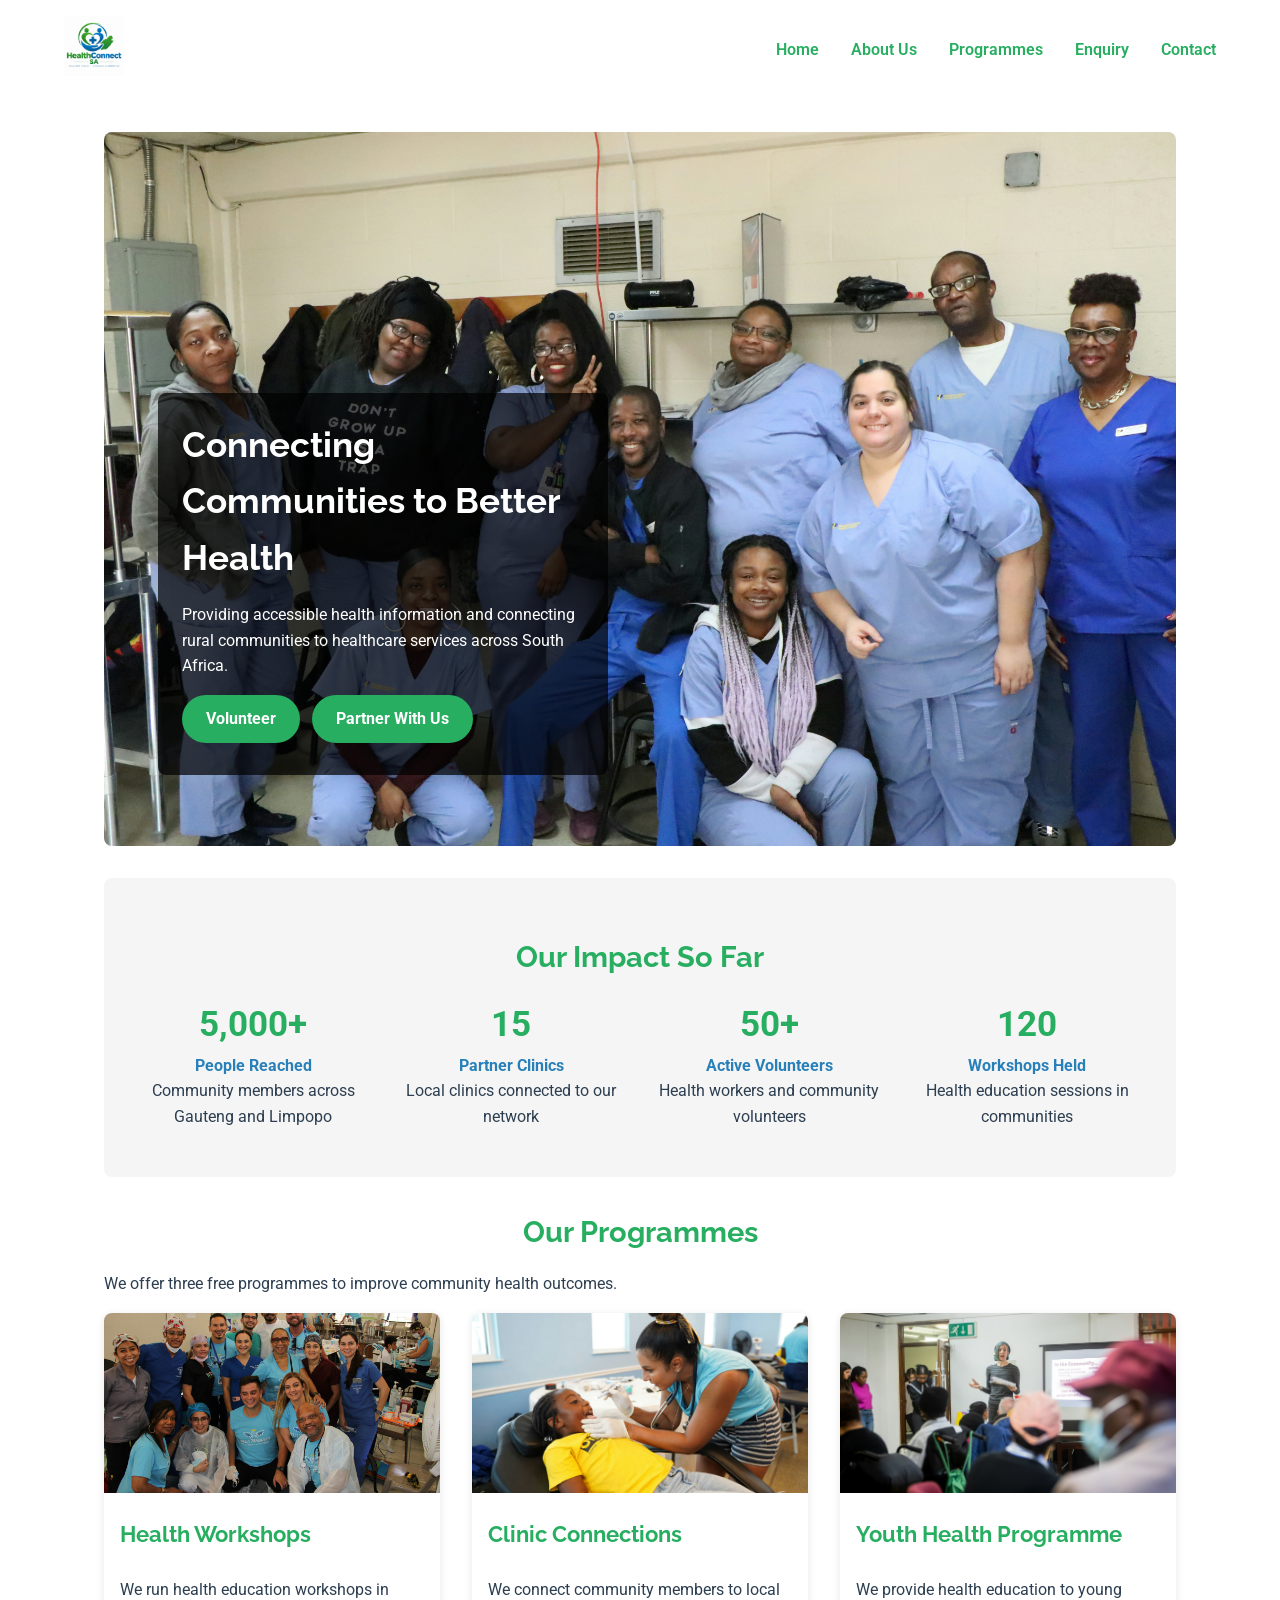
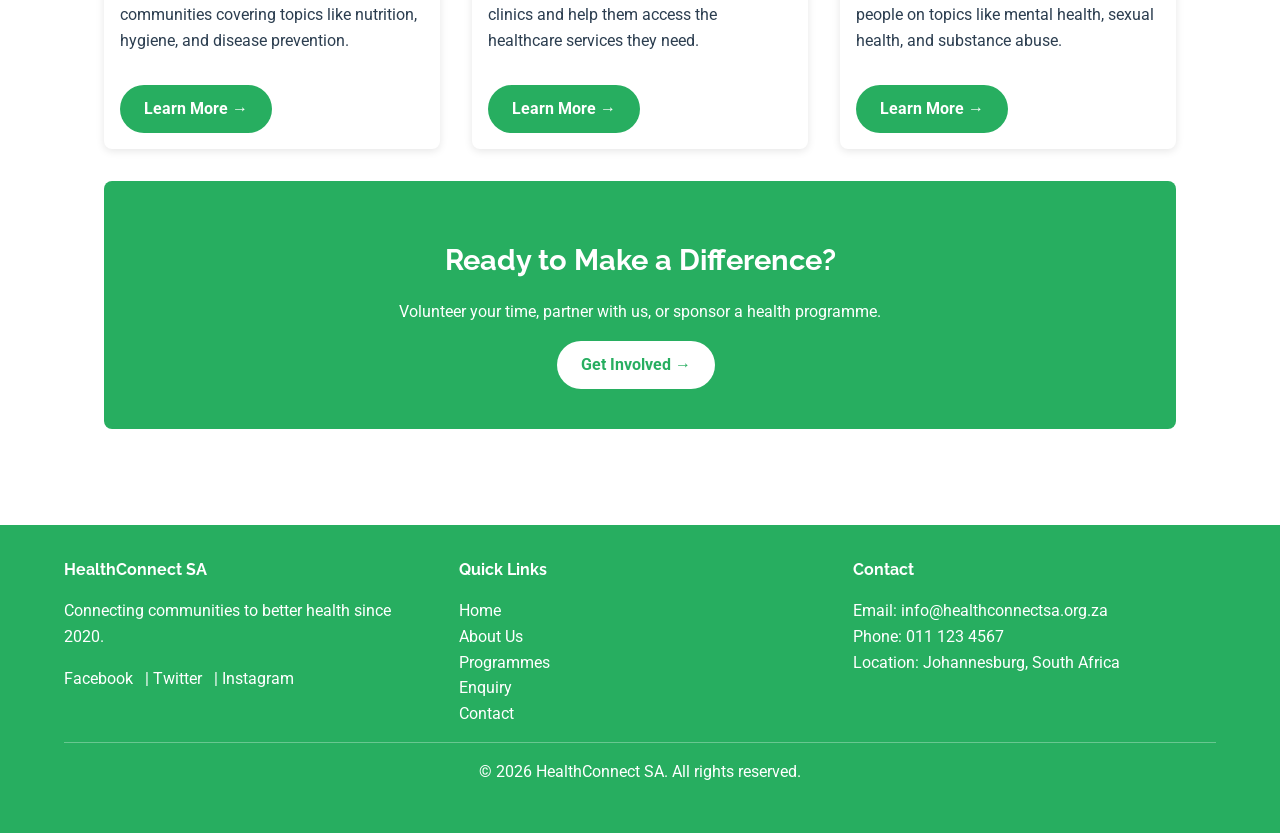
<file: index.html>
<!DOCTYPE html>
<html lang="en">
<head>
    <meta charset="UTF-8">
    <meta name="viewport" content="width=device-width, initial-scale=1.0">
    <title>HealthConnect SA | Community Health Education</title>
    <meta name="description" content="HealthConnect SA provides accessible health information and connects rural communities to local clinics in South Africa.">
    <meta name="keywords" content="community health South Africa, health education, clinic connections, NPO health">
    
    <!-- Google Fonts - Raleway for headings, Roboto for body -->
    <link href="https://fonts.googleapis.com/css2?family=Raleway:wght@400;600;700&family=Roboto:wght@400;500;700&display=swap" rel="stylesheet">
    
    <!-- External CSS stylesheet -->
    <link rel="stylesheet" href="css/style.css">
</head>
<body>

    <!--  Header section -->
    <!-- Contains the HealthConnect SA logo and main navigation menu linking to all 5 pages -->
    <header>
        <div class="logo">
            <!-- HealthConnect SA logo image -->
            <img src="images/logo.png" alt="HealthConnect SA Logo" width="150">
        </div>
        
        <nav>
            <ul>
                <li><a href="index.html">Home</a></li>
                <li><a href="about.html">About Us</a></li>
                <li><a href="programmes.html">Programmes</a></li>
                <li><a href="enquiry.html">Enquiry</a></li>
                <li><a href="contact.html">Contact</a></li>
            </ul>
        </nav>
    </header>

    <!-- The main content -->
    <main>

        <!-- Hero section of the website -->
        <!-- Main banner with image, heading, and call-to-action buttons -->
        <section class="hero">
            <!-- Hero image shows community health workers in action -->
            <img src="images/hero.jpg" alt="Community health workers" width="100%">
            
            <div class="hero-text">
                <h1>Connecting Communities to Better Health</h1>
                <p>Providing accessible health information and connecting rural communities to healthcare services across South Africa.</p>
                <a href="enquiry.html" class="cta-button">Volunteer</a>
                <a href="enquiry.html" class="cta-button">Partner With Us</a>
            </div>
        </section>

        <!-- Section for impact-stats -->
        <!-- Shows key achievements of HealthConnect SA since founding in 2020 -->
        <section class="impact-stats">
            <h2>Our Impact So Far</h2>
            <div class="stats-container">
                <!-- Stat 1: People reached -->
                <div class="stat">
                    <div class="stat-number">5,000+</div>
                    <div class="stat-title">People Reached</div>
                    <p>Community members across Gauteng and Limpopo</p>
                </div>
                <!-- Stat 2: Partner clinics -->
                <div class="stat">
                    <div class="stat-number">15</div>
                    <div class="stat-title">Partner Clinics</div>
                    <p>Local clinics connected to our network</p>
                </div>
                <!-- Stat 3: Active volunteers -->
                <div class="stat">
                    <div class="stat-number">50+</div>
                    <div class="stat-title">Active Volunteers</div>
                    <p>Health workers and community volunteers</p>
                </div>
                <!-- Stat 4: Workshops held -->
                <div class="stat">
                    <div class="stat-number">120</div>
                    <div class="stat-title">Workshops Held</div>
                    <p>Health education sessions in communities</p>
                </div>
            </div>
        </section>

        <!-- Preview of programmes section -->
        <!-- Shows three core programmes offered by HealthConnect SA -->
        <section class="programmes-preview">
            <h2>Our Programmes</h2>
            <p>We offer three free programmes to improve community health outcomes.</p>
            
            <div class="programme-cards">
                <!-- Programme 1: Health Workshops -->
                <div class="card">
                    <img src="images/workshop.jpg" alt="Community health workshop in progress" width="300">
                    <h3>Health Workshops</h3>
                    <p>We run health education workshops in communities covering topics like nutrition, hygiene, and disease prevention.</p>
                    <a href="enquiry.html" class="cta-button">Learn More →</a>
                </div>
                
                <!-- Programme 2: Clinic Connections -->
                <div class="card">
                    <img src="images/clinic.jpg" alt="Local clinic supported by HealthConnect SA" width="300">
                    <h3>Clinic Connections</h3>
                    <p>We connect community members to local clinics and help them access the healthcare services they need.</p>
                    <a href="enquiry.html" class="cta-button">Learn More →</a>
                </div>
                
                <!-- Programme 3: Youth Health -->
                <div class="card">
                    <img src="images/youth.jpg" alt="Youth health education session" width="300">
                    <h3>Youth Health Programme</h3>
                    <p>We provide health education to young people on topics like mental health, sexual health, and substance abuse.</p>
                    <a href="enquiry.html" class="cta-button">Learn More →</a>
                </div>
            </div>
        </section>

        <!-- Call To Action section -->
        <!-- Encourages users to get involved -->
        <section class="cta-section">
            <h2>Ready to Make a Difference?</h2>
            <p>Volunteer your time, partner with us, or sponsor a health programme.</p>
            <a href="enquiry.html" class="cta-button">Get Involved →</a>
        </section>

    </main>

    <!-- Footer section -->
    <!-- Contains organisation information, quick links, and social media -->
    <footer>
        <div class="footer-content">
            <div class="footer-about">
                <h4>HealthConnect SA</h4>
                <p>Connecting communities to better health since 2020.</p>
                <div class="social-links">
                    <a href="#">Facebook</a> |
                    <a href="#">Twitter</a> |
                    <a href="#">Instagram</a>
                </div>
            </div>
            <div class="footer-links">
                <h4>Quick Links</h4>
                <ul>
                    <li><a href="index.html">Home</a></li>
                    <li><a href="about.html">About Us</a></li>
                    <li><a href="programmes.html">Programmes</a></li>
                    <li><a href="enquiry.html">Enquiry</a></li>
                    <li><a href="contact.html">Contact</a></li>
                </ul>
            </div>
            <div class="footer-contact">
                <h4>Contact</h4>
                <ul>
                    <li>Email: info@healthconnectsa.org.za</li>
                    <li>Phone: 011 123 4567</li>
                    <li>Location: Johannesburg, South Africa</li>
                </ul>
            </div>
        </div>
        <div class="footer-bottom">
            <p>&copy; 2026 HealthConnect SA. All rights reserved.</p>
        </div>
    </footer>
    
    <script src="js/script.js"></script>
</body>
</body>
</html>
</file>
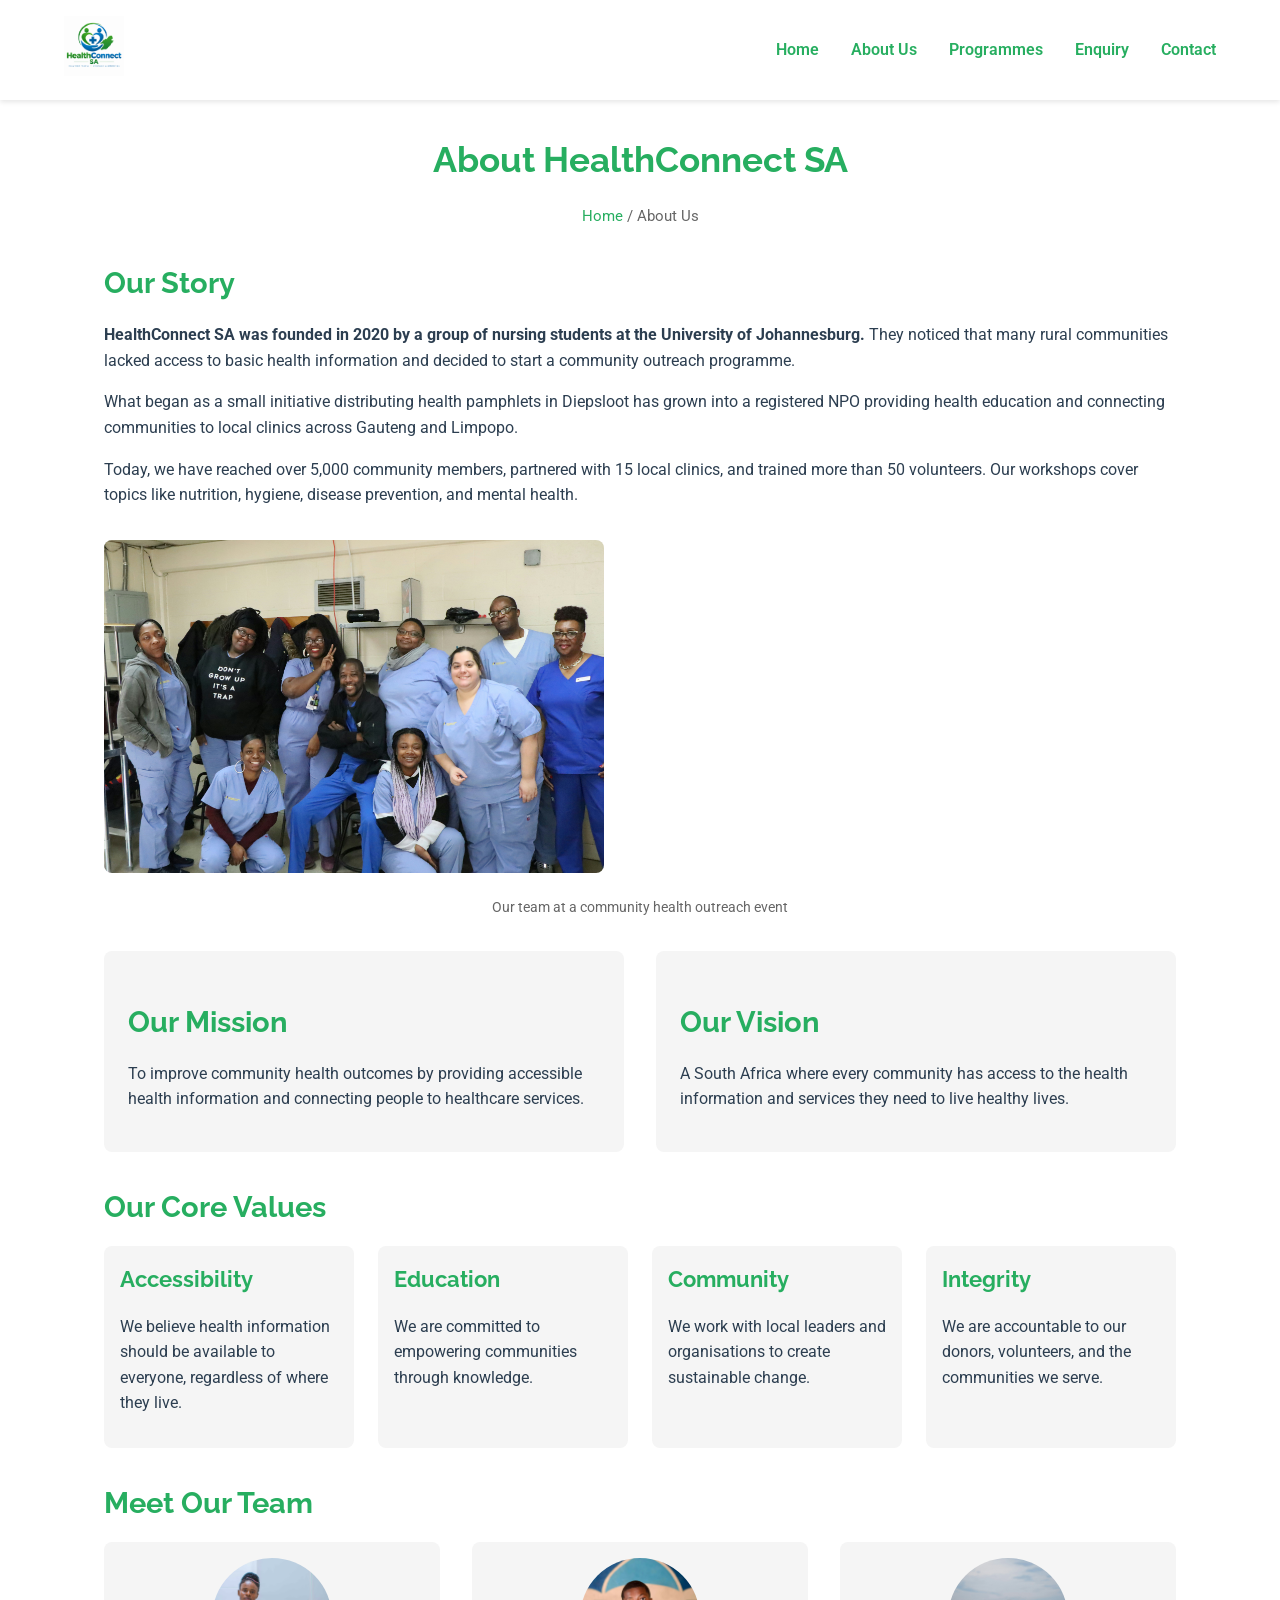
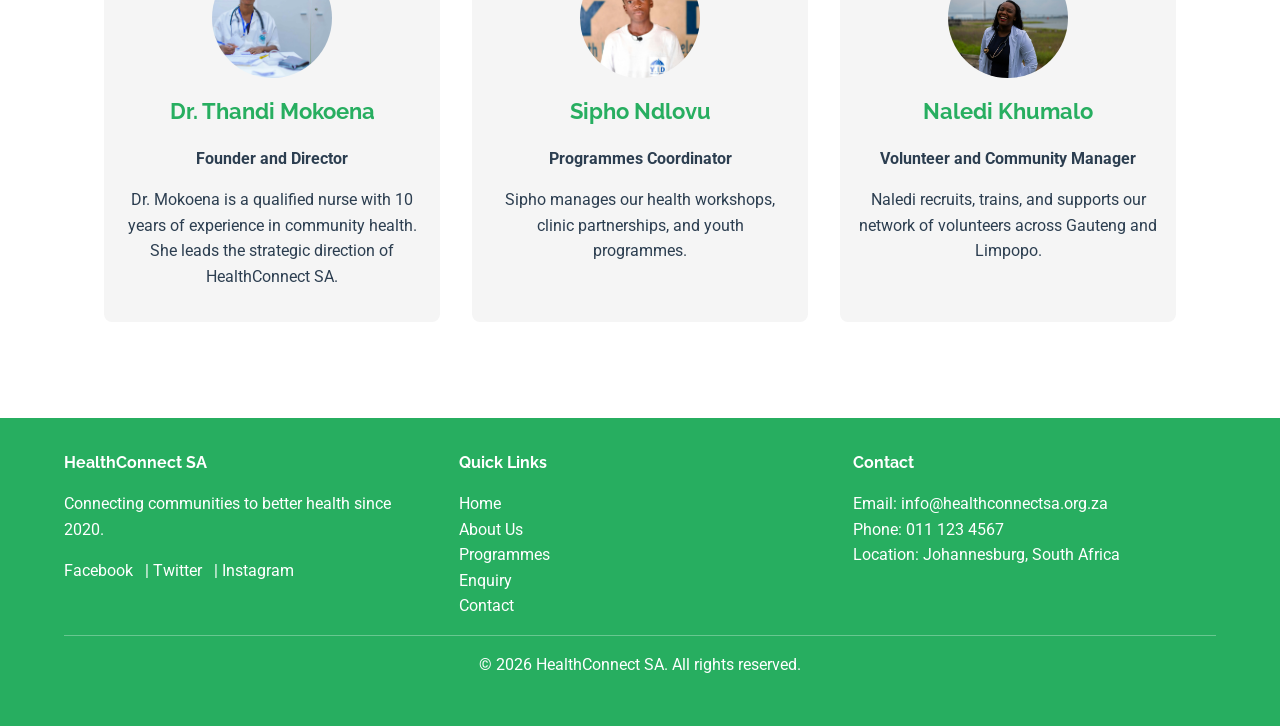
<file: about.html>
<!DOCTYPE html>
<html lang="en">
<head>
    <meta charset="UTF-8">
    <meta name="viewport" content="width=device-width, initial-scale=1.0">
    <title>About HealthConnect SA | Our Mission and Team</title>
    <meta name="description" content="Learn about HealthConnect SA's mission to improve community health outcomes in South Africa, our history since 2020, and meet our team.">
    <meta name="keywords" content="about HealthConnect SA, community health NPO, health education South Africa">
    
    <!-- Google Fonts - Raleway for headings, Roboto for body -->
    <link href="https://fonts.googleapis.com/css2?family=Raleway:wght@400;600;700&family=Roboto:wght@400;500;700&display=swap" rel="stylesheet">
    
    <!-- External CSS stylesheet -->
    <link rel="stylesheet" href="css/style.css">
</head>
<body>

    <header>
        <div class="logo">
            <img src="images/logo.png" alt="HealthConnect SA Logo" width="150">
        </div>
        <nav>
            <ul>
                <li><a href="index.html">Home</a></li>
                <li><a href="about.html">About Us</a></li>
                <li><a href="programmes.html">Programmes</a></li>
                <li><a href="enquiry.html">Enquiry</a></li>
                <li><a href="contact.html">Contact</a></li>
            </ul>
        </nav>
    </header>

    <main>

        <!-- = Page header section  -->
        <section class="page-header">
            <h1>About HealthConnect SA</h1>
            <p><a href="index.html">Home</a> / About Us</p>
        </section>

        <!--  HealthConnect SA story section -->
        <section class="our-story">
            <h2>Our Story</h2>
            <p><strong>HealthConnect SA was founded in 2020 by a group of nursing students at the University of Johannesburg.</strong> They noticed that many rural communities lacked access to basic health information and decided to start a community outreach programme.</p>
            <p>What began as a small initiative distributing health pamphlets in Diepsloot has grown into a registered NPO providing health education and connecting communities to local clinics across Gauteng and Limpopo.</p>
            <p>Today, we have reached over 5,000 community members, partnered with 15 local clinics, and trained more than 50 volunteers. Our workshops cover topics like nutrition, hygiene, disease prevention, and mental health.</p>
            <img src="images/hero.jpg" alt="HealthConnect SA team" width="500">
            <p class="image-caption">Our team at a community health outreach event</p>
        </section>

        <!--  Mission and Vision section -->
        <section class="mission-vision">
            <div class="mission">
                <h2>Our Mission</h2>
                <p>To improve community health outcomes by providing accessible health information and connecting people to healthcare services.</p>
            </div>
            <div class="vision">
                <h2>Our Vision</h2>
                <p>A South Africa where every community has access to the health information and services they need to live healthy lives.</p>
            </div>
        </section>

        <!-- HealthConnect SA Core values section -->
        <section class="values">
            <h2>Our Core Values</h2>
            <div class="values-container">
                <div class="value-item">
                    <h3>Accessibility</h3>
                    <p>We believe health information should be available to everyone, regardless of where they live.</p>
                </div>
                <div class="value-item">
                    <h3>Education</h3>
                    <p>We are committed to empowering communities through knowledge.</p>
                </div>
                <div class="value-item">
                    <h3>Community</h3>
                    <p>We work with local leaders and organisations to create sustainable change.</p>
                </div>
                <div class="value-item">
                    <h3>Integrity</h3>
                    <p>We are accountable to our donors, volunteers, and the communities we serve.</p>
                </div>
            </div>
        </section>

        <!-- HealthConnect SA team members section -->
        <section class="team">
            <h2>Meet Our Team</h2>
            <div class="team-container">
                <div class="team-member">
                    <img src="images/team1.jpg" alt="Dr. Thandi Mokoena, Founder and Director" width="150">
                    <h3>Dr. Thandi Mokoena</h3>
                    <p><strong>Founder and Director</strong></p>
                    <p>Dr. Mokoena is a qualified nurse with 10 years of experience in community health. She leads the strategic direction of HealthConnect SA.</p>
                </div>
                <div class="team-member">
                    <img src="images/team2.jpg" alt="Sipho Ndlovu, Programmes Coordinator" width="150">
                    <h3>Sipho Ndlovu</h3>
                    <p><strong>Programmes Coordinator</strong></p>
                    <p>Sipho manages our health workshops, clinic partnerships, and youth programmes.</p>
                </div>
                <div class="team-member">
                    <img src="images/team3.jpg" alt="Naledi Khumalo, Volunteer Manager" width="150">
                    <h3>Naledi Khumalo</h3>
                    <p><strong>Volunteer and Community Manager</strong></p>
                    <p>Naledi recruits, trains, and supports our network of volunteers across Gauteng and Limpopo.</p>
                </div>
            </div>
        </section>

    </main>
     <!-- Footer section -->
    <footer>
        <div class="footer-content">
            <div class="footer-about">
                <h4>HealthConnect SA</h4>
                <p>Connecting communities to better health since 2020.</p>
                <div class="social-links">
                    <a href="#">Facebook</a> |
                    <a href="#">Twitter</a> |
                    <a href="#">Instagram</a>
                </div>
            </div>
            <div class="footer-links">
                <h4>Quick Links</h4>
                <ul>
                    <li><a href="index.html">Home</a></li>
                    <li><a href="about.html">About Us</a></li>
                    <li><a href="programmes.html">Programmes</a></li>
                    <li><a href="enquiry.html">Enquiry</a></li>
                    <li><a href="contact.html">Contact</a></li>
                </ul>
            </div>
            <div class="footer-contact">
                <h4>Contact</h4>
                <ul>
                    <li>Email: info@healthconnectsa.org.za</li>
                    <li>Phone: 011 123 4567</li>
                    <li>Location: Johannesburg, South Africa</li>
                </ul>
            </div>
        </div>
        <div class="footer-bottom">
            <p>&copy; 2026 HealthConnect SA. All rights reserved.</p>
        </div>
    </footer>

</body>
</html>
</file>
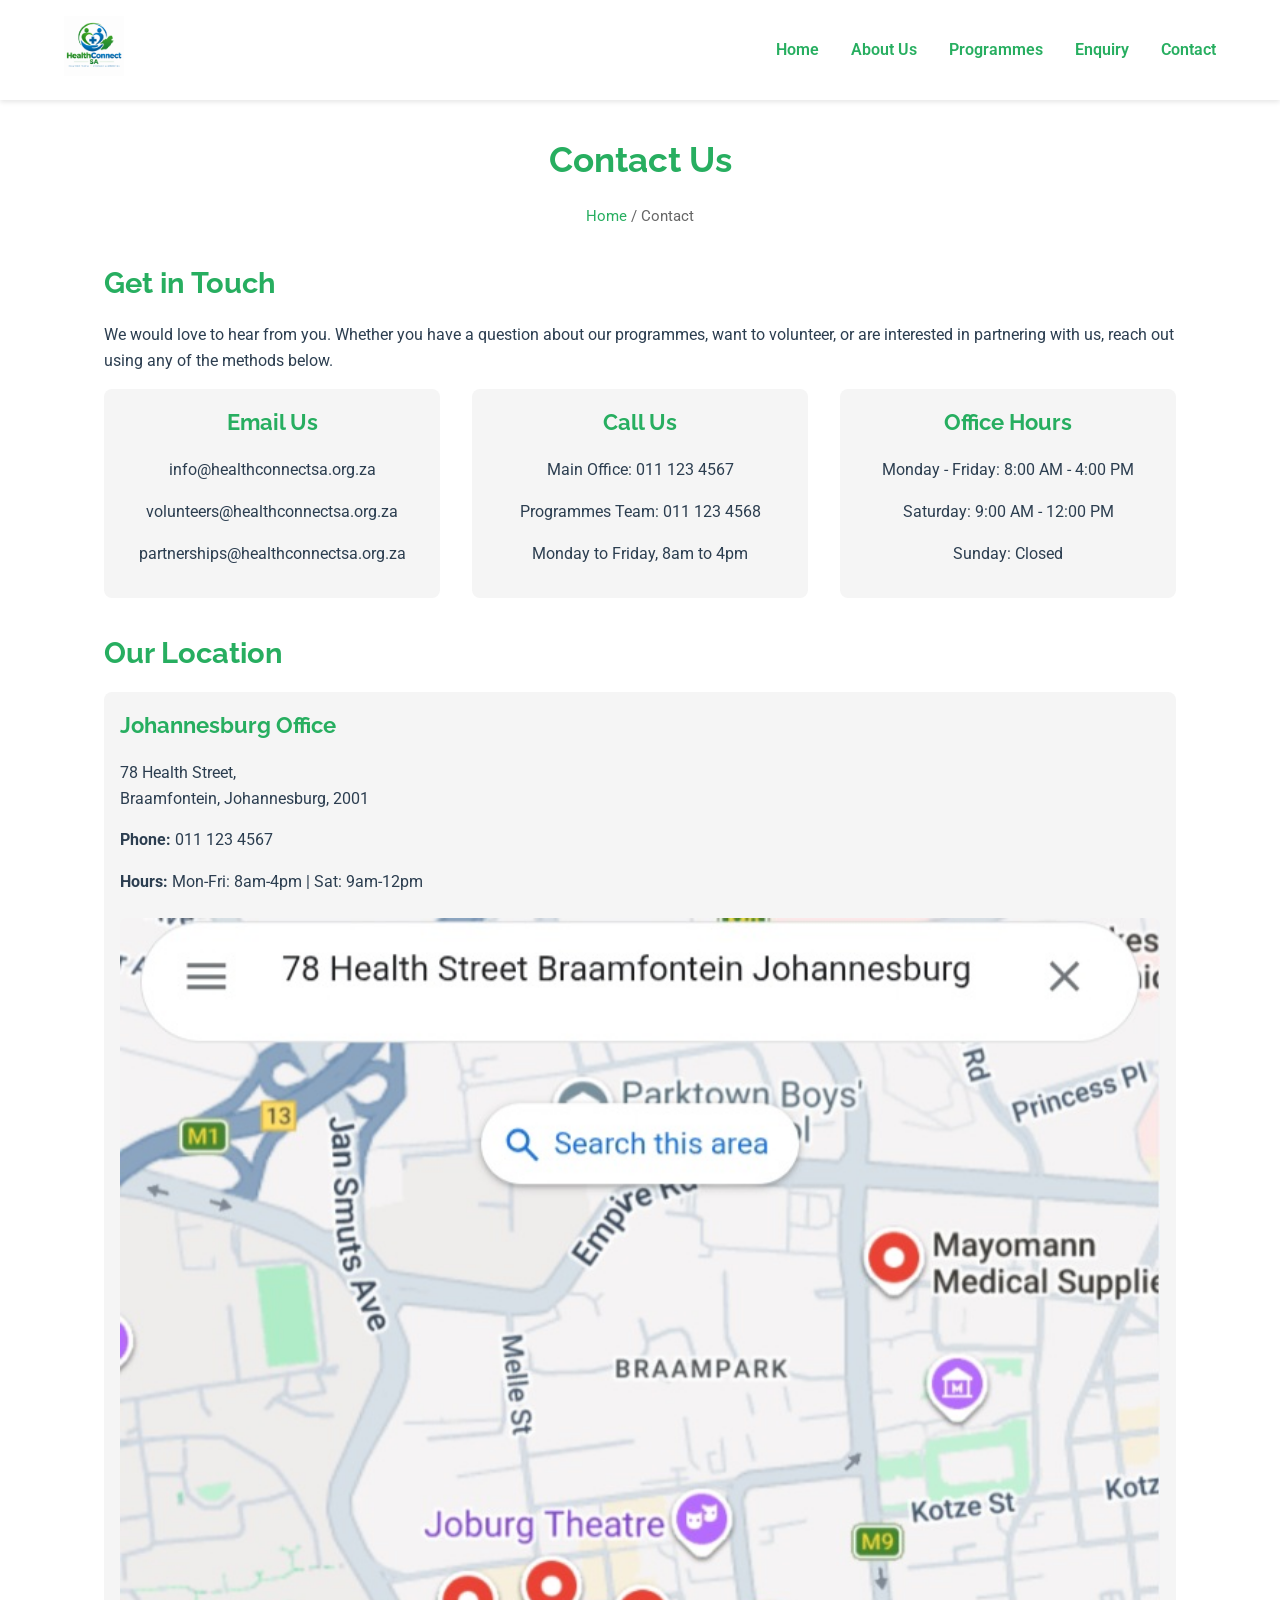
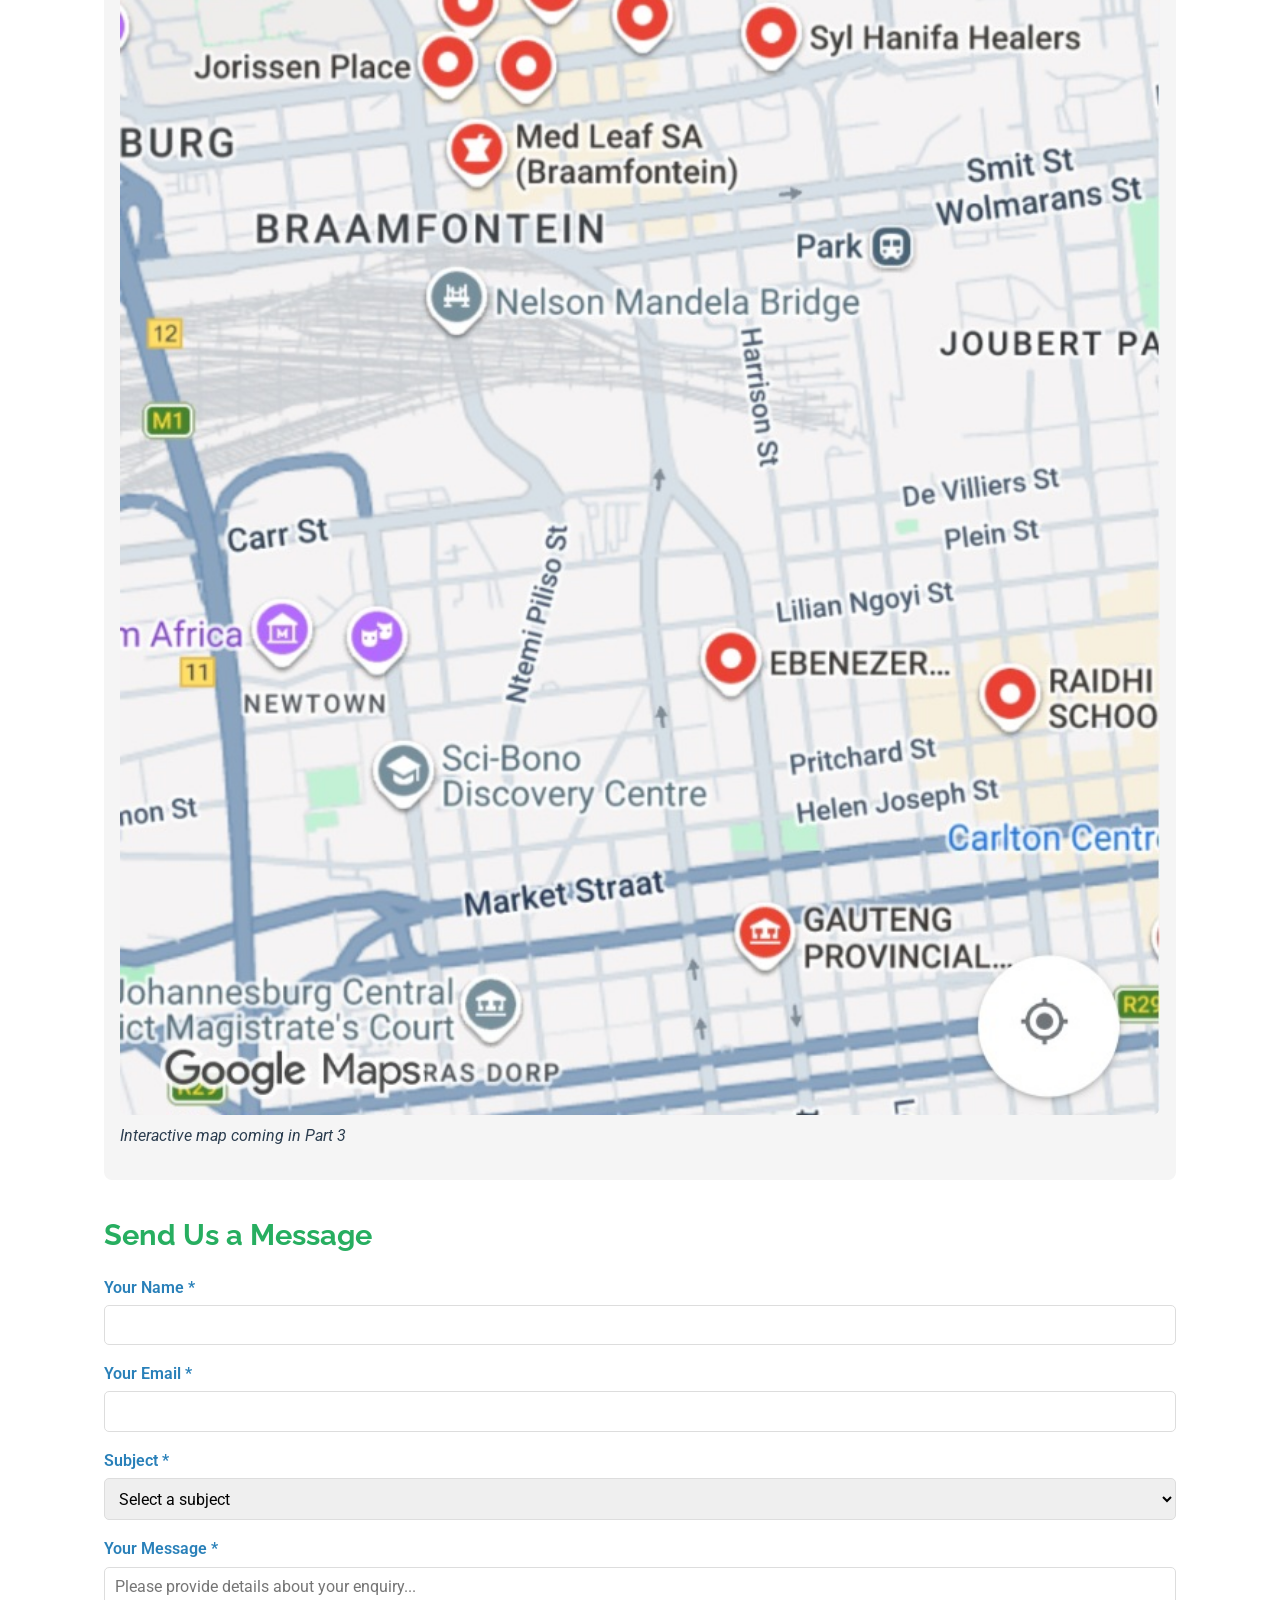
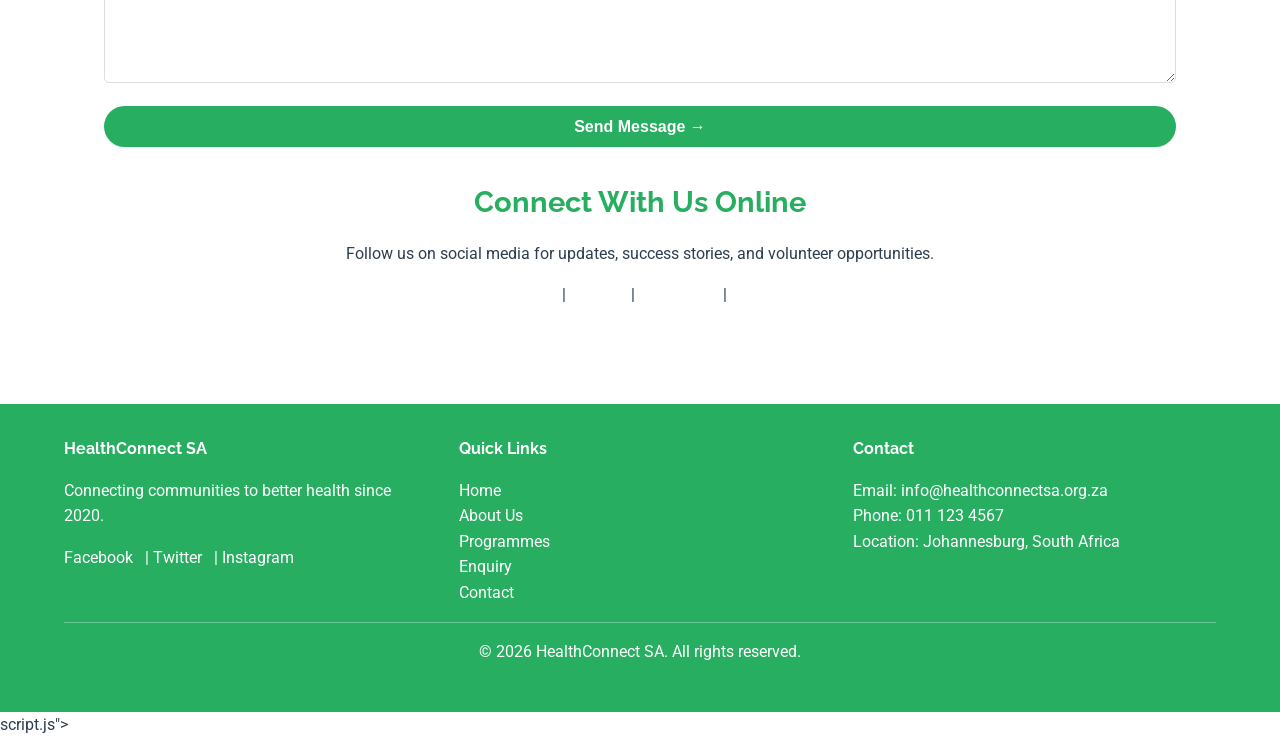
<file: contact.html>
<!DOCTYPE html>
<html lang="en">
<head>
    <meta charset="UTF-8">
    <meta name="viewport" content="width=device-width, initial-scale=1.0">
    <title>Contact HealthConnect SA | Johannesburg Office</title>
    <meta name="description" content="Contact HealthConnect SA. Visit our Johannesburg office, call us, or send a message online.">
    <meta name="keywords" content="contact HealthConnect SA, community health Johannesburg, health NPO contact">
    
    <!-- Google Fonts - Raleway for headings, Roboto for body -->
    <link href="https://fonts.googleapis.com/css2?family=Raleway:wght@400;600;700&family=Roboto:wght@400;500;700&display=swap" rel="stylesheet">
    
    <!-- External CSS stylesheet -->
    <link rel="stylesheet" href="css/style.css">
</head>
<body>

    <header>
        <div class="logo">
            <img src="images/logo.png" alt="HealthConnect SA Logo" width="150">
        </div>
        <nav>
            <ul>
                <li><a href="index.html">Home</a></li>
                <li><a href="about.html">About Us</a></li>
                <li><a href="programmes.html">Programmes</a></li>
                <li><a href="enquiry.html">Enquiry</a></li>
                <li><a href="contact.html">Contact</a></li>
            </ul>
        </nav>
    </header>

    <main>

        <section class="page-header">
            <h1>Contact Us</h1>
            <p><a href="index.html">Home</a> / Contact</p>
        </section>
        
        <!-- Contact information section -->
        <section class="contact-info-section">
            <h2>Get in Touch</h2>
            <p>We would love to hear from you. Whether you have a question about our programmes, want to volunteer, or are interested in partnering with us, reach out using any of the methods below.</p>

            <div class="contact-methods">
                <div class="contact-method">
                    <h3>Email Us</h3>
                    <p>info@healthconnectsa.org.za</p>
                    <p>volunteers@healthconnectsa.org.za</p>
                    <p>partnerships@healthconnectsa.org.za</p>
                </div>

                <div class="contact-method">
                    <h3>Call Us</h3>
                    <p>Main Office: 011 123 4567</p>
                    <p>Programmes Team: 011 123 4568</p>
                    <p>Monday to Friday, 8am to 4pm</p>
                </div>

                <div class="contact-method">
                    <h3>Office Hours</h3>
                    <p>Monday - Friday: 8:00 AM - 4:00 PM</p>
                    <p>Saturday: 9:00 AM - 12:00 PM</p>
                    <p>Sunday: Closed</p>
                </div>
            </div>
        </section>

        <section class="locations-section">
            <h2>Our Location</h2>
            <div class="locations-container">
                <div class="location-card">
                    <h3>Johannesburg Office</h3>
                    <p>78 Health Street,<br>Braamfontein, Johannesburg, 2001</p>
                    <p><strong>Phone:</strong> 011 123 4567</p>
                    <p><strong>Hours:</strong> Mon-Fri: 8am-4pm | Sat: 9am-12pm</p>
                    <!-- Image showing map as Interactive map will be done in part 3 -->
                    <img src="images/map.jpg" alt="Map showing Johannesburg office location" width="100%">
                    <p><em>Interactive map coming in Part 3</em></p>
                </div>
            </div>
        </section>

        <section class="contact-form-section">
            <h2>Send Us a Message</h2>
            <form action="#" method="post" class="contact-form">
                <div class="form-group">
                    <label for="contact-name">Your Name *</label>
                    <input type="text" id="contact-name" name="name" required>
                </div>

                <div class="form-group">
                    <label for="contact-email">Your Email *</label>
                    <input type="email" id="contact-email" name="email" required>
                </div>

                <div class="form-group">
                    <label for="contact-subject">Subject *</label>
                    <select id="contact-subject" name="subject" required>
                        <option value="">Select a subject</option>
                        <option value="general">General Enquiry</option>
                        <option value="programme">Programme Information</option>
                        <option value="volunteer">Volunteering</option>
                        <option value="partnership">Clinic Partnership</option>
                        <option value="sponsorship">Sponsorship</option>
                        <option value="feedback">Feedback</option>
                    </select>
                </div>

                <div class="form-group">
                    <label for="contact-message">Your Message *</label>
                    <textarea id="contact-message" name="message" rows="5" required minlength="20" placeholder="Please provide details about your enquiry..."></textarea>
                </div>

                <button type="submit" class="submit-btn">Send Message →</button>
            </form>
        </section>

        <section class="social-section">
            <h2>Connect With Us Online</h2>
            <p>Follow us on social media for updates, success stories, and volunteer opportunities.</p>
            <div class="social-links">
                <a href="#">Facebook</a> |
                <a href="#">Twitter</a> |
                <a href="#">Instagram</a> |
                <a href="#">LinkedIn</a>
            </div>
        </section>

    </main>

    <footer>
        <div class="footer-content">
            <div class="footer-about">
                <h4>HealthConnect SA</h4>
                <p>Connecting communities to better health since 2020.</p>
                <div class="social-links">
                    <a href="#">Facebook</a> |
                    <a href="#">Twitter</a> |
                    <a href="#">Instagram</a>
                </div>
            </div>
            <div class="footer-links">
                <h4>Quick Links</h4>
                <ul>
                    <li><a href="index.html">Home</a></li>
                    <li><a href="about.html">About Us</a></li>
                    <li><a href="programmes.html">Programmes</a></li>
                    <li><a href="enquiry.html">Enquiry</a></li>
                    <li><a href="contact.html">Contact</a></li>
                </ul>
            </div>
            <div class="footer-contact">
                <h4>Contact</h4>
                <ul>
                    <li>Email: info@healthconnectsa.org.za</li>
                    <li>Phone: 011 123 4567</li>
                    <li>Location: Johannesburg, South Africa</li>
                </ul>
            </div>
        </div>
        <div class="footer-bottom">
            <p>&copy; 2026 HealthConnect SA. All rights reserved.</p>
        </div>
    </footer>
script.js"></script>
</body>
</html>
</file>
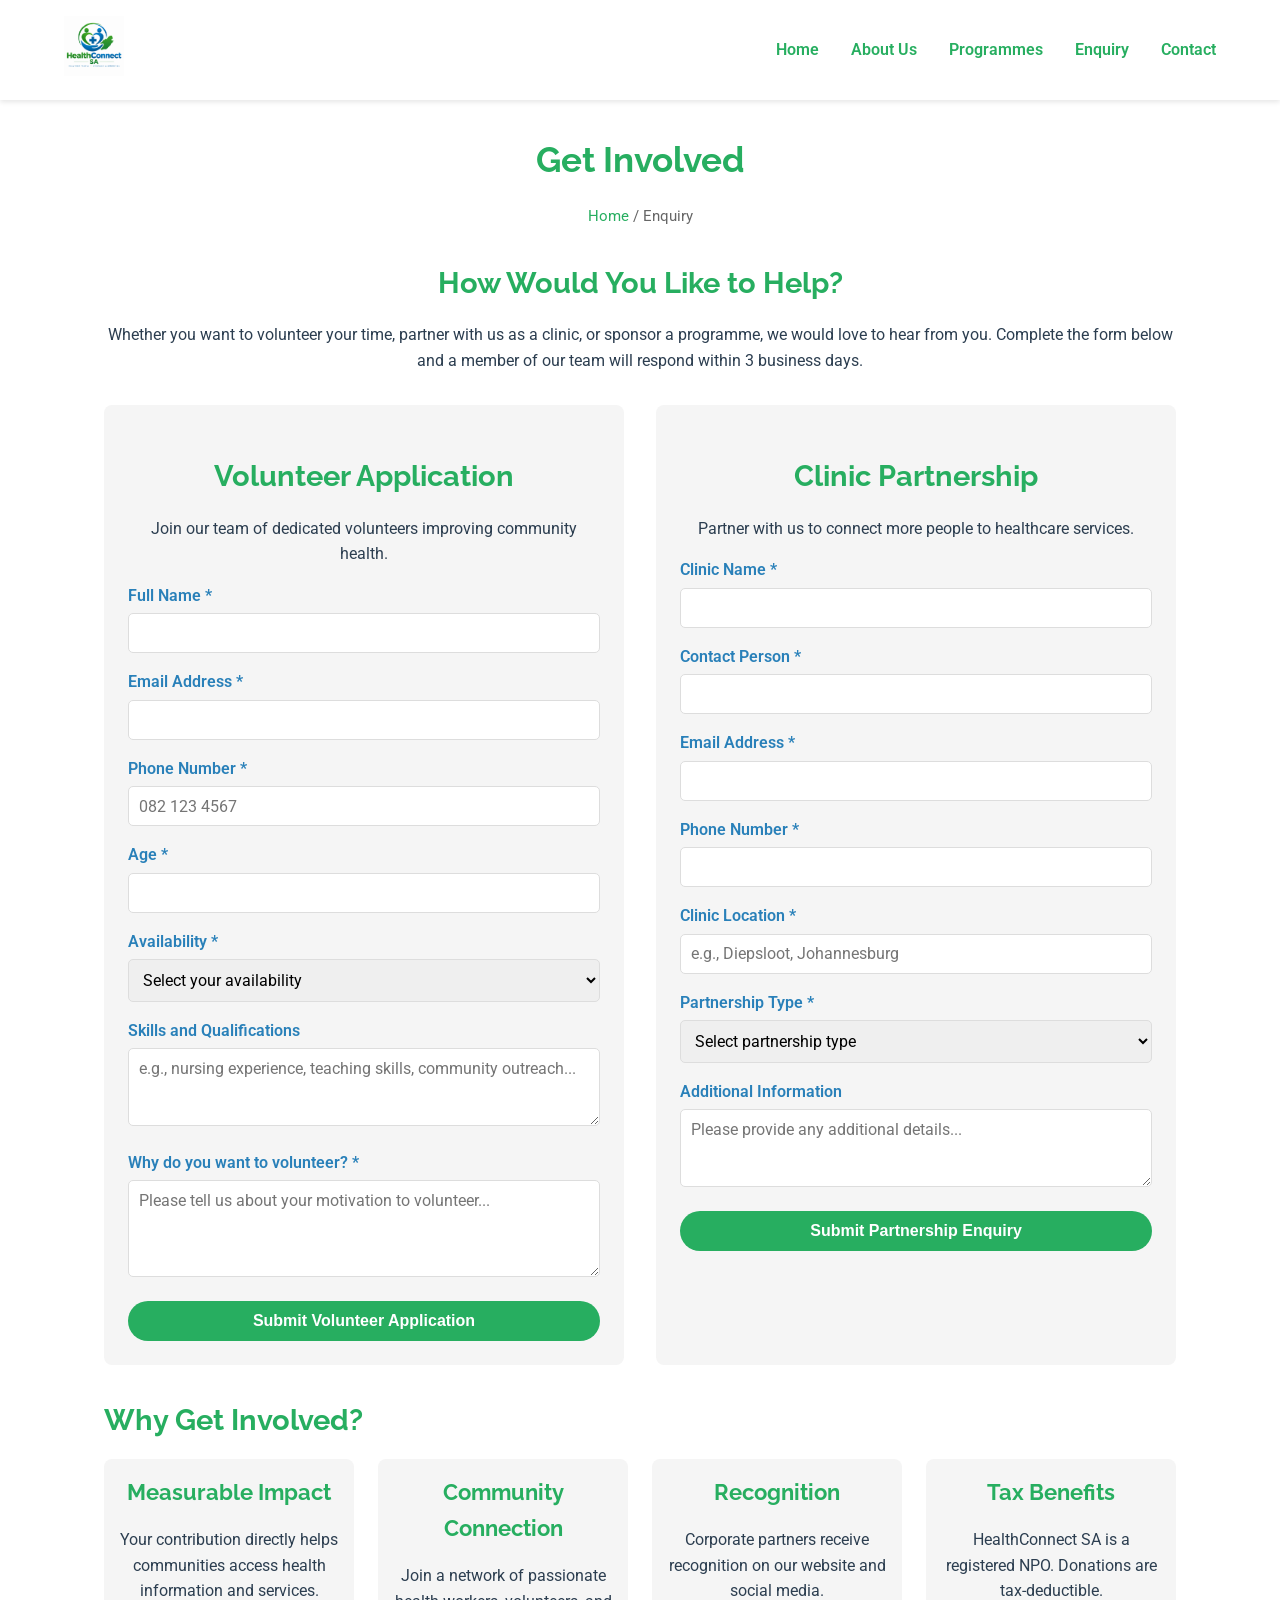
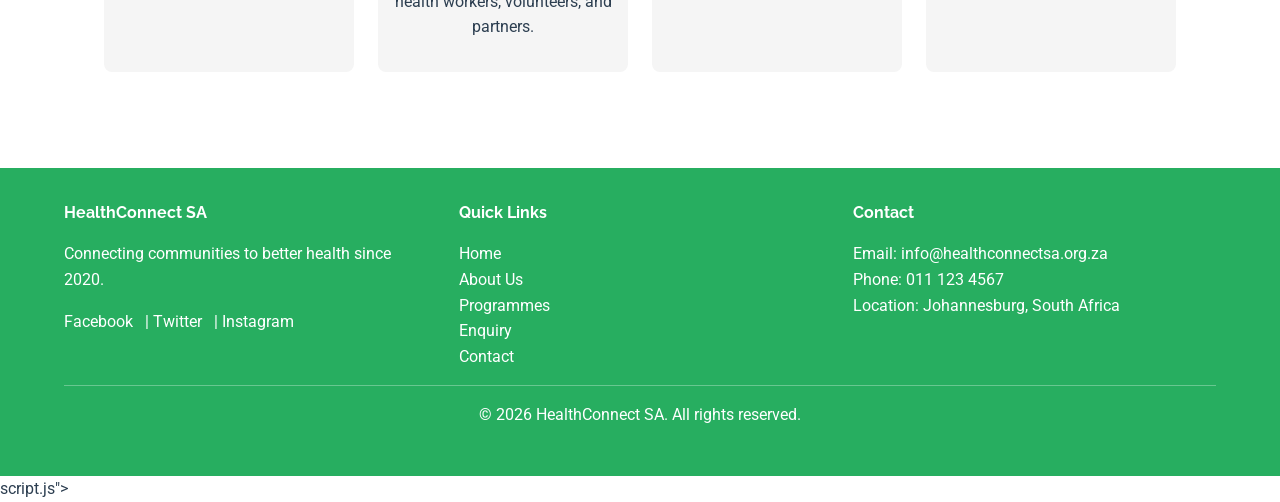
<file: enquiry.html>
<!DOCTYPE html>
<html lang="en">
<head>
    <meta charset="UTF-8">
    <meta name="viewport" content="width=device-width, initial-scale=1.0">
    <title>Get Involved | Volunteer or Partner - HealthConnect SA</title>
    <meta name="description" content="Volunteer your time, partner with us, or request a health programme. Complete our enquiry form to get involved with HealthConnect SA.">
    <meta name="keywords" content="volunteer South Africa, health NPO volunteer, community health partnership">
    
    <!-- Google Fonts - Raleway for headings, Roboto for body -->
    <link href="https://fonts.googleapis.com/css2?family=Raleway:wght@400;600;700&family=Roboto:wght@400;500;700&display=swap" rel="stylesheet">
    
    <!-- External CSS stylesheet -->
    <link rel="stylesheet" href="css/style.css">
</head>
<body>

    <header>
        <div class="logo">
            <img src="images/logo.png" alt="HealthConnect SA Logo" width="150">
        </div>
        <nav>
            <ul>
                <li><a href="index.html">Home</a></li>
                <li><a href="about.html">About Us</a></li>
                <li><a href="programmes.html">Programmes</a></li>
                <li><a href="enquiry.html">Enquiry</a></li>
                <li><a href="contact.html">Contact</a></li>
            </ul>
        </nav>
    </header>

    <main>

        <section class="page-header">
            <h1>Get Involved</h1>
            <p><a href="index.html">Home</a> / Enquiry</p>
        </section>

        <section class="enquiry-intro">
            <h2>How Would You Like to Help?</h2>
            <p>Whether you want to volunteer your time, partner with us as a clinic, or sponsor a programme, we would love to hear from you. Complete the form below and a member of our team will respond within 3 business days.</p>
        </section>

        <section class="forms-container">

            <!-- FORM 1: VOLUNTEER APPLICATION -->
            <div class="form-card">
                <div class="form-header">
                    <h2>Volunteer Application</h2>
                    <p>Join our team of dedicated volunteers improving community health.</p>
                </div>

                <form action="#" method="post" class="enquiry-form">
                    <div class="form-group">
                        <label for="volunteer-name">Full Name *</label>
                        <input type="text" id="volunteer-name" name="volunteer-name" required minlength="2">
                    </div>

                    <div class="form-group">
                        <label for="volunteer-email">Email Address *</label>
                        <input type="email" id="volunteer-email" name="volunteer-email" required>
                    </div>

                    <div class="form-group">
                        <label for="volunteer-phone">Phone Number *</label>
                        <input type="tel" id="volunteer-phone" name="volunteer-phone" required placeholder="082 123 4567">
                    </div>

                    <div class="form-group">
                        <label for="volunteer-age">Age *</label>
                        <input type="number" id="volunteer-age" name="volunteer-age" required min="18" max="99">
                    </div>

                    <div class="form-group">
                        <label for="volunteer-availability">Availability *</label>
                        <select id="volunteer-availability" name="volunteer-availability" required>
                            <option value="">Select your availability</option>
                            <option value="weekdays">Weekdays only</option>
                            <option value="weekends">Weekends only</option>
                            <option value="both">Both weekdays and weekends</option>
                        </select>
                    </div>

                    <div class="form-group">
                        <label for="volunteer-skills">Skills and Qualifications</label>
                        <textarea id="volunteer-skills" name="volunteer-skills" rows="3" placeholder="e.g., nursing experience, teaching skills, community outreach..."></textarea>
                    </div>

                    <div class="form-group">
                        <label for="volunteer-motivation">Why do you want to volunteer? *</label>
                        <textarea id="volunteer-motivation" name="volunteer-motivation" rows="4" required minlength="50" placeholder="Please tell us about your motivation to volunteer..."></textarea>
                    </div>

                    <button type="submit" class="submit-btn">Submit Volunteer Application</button>
                </form>
            </div>

            <!-- FORM 2: CLINIC PARTNERSHIP -->
            <div class="form-card">
                <div class="form-header">
                    <h2>Clinic Partnership</h2>
                    <p>Partner with us to connect more people to healthcare services.</p>
                </div>

                <form action="#" method="post" class="enquiry-form">
                    <div class="form-group">
                        <label for="clinic-name">Clinic Name *</label>
                        <input type="text" id="clinic-name" name="clinic-name" required>
                    </div>

                    <div class="form-group">
                        <label for="contact-person">Contact Person *</label>
                        <input type="text" id="contact-person" name="contact-person" required>
                    </div>

                    <div class="form-group">
                        <label for="clinic-email">Email Address *</label>
                        <input type="email" id="clinic-email" name="clinic-email" required>
                    </div>

                    <div class="form-group">
                        <label for="clinic-phone">Phone Number *</label>
                        <input type="tel" id="clinic-phone" name="clinic-phone" required>
                    </div>

                    <div class="form-group">
                        <label for="clinic-location">Clinic Location *</label>
                        <input type="text" id="clinic-location" name="clinic-location" required placeholder="e.g., Diepsloot, Johannesburg">
                    </div>

                    <div class="form-group">
                        <label for="partnership-type">Partnership Type *</label>
                        <select id="partnership-type" name="partnership-type" required>
                            <option value="">Select partnership type</option>
                            <option value="referral">Patient Referral Partnership</option>
                            <option value="workshop">Workshop Hosting</option>
                            <option value="sponsorship">Clinic Sponsorship</option>
                            <option value="other">Other Partnership</option>
                        </select>
                    </div>

                    <div class="form-group">
                        <label for="clinic-message">Additional Information</label>
                        <textarea id="clinic-message" name="clinic-message" rows="3" placeholder="Please provide any additional details..."></textarea>
                    </div>

                    <button type="submit" class="submit-btn">Submit Partnership Enquiry</button>
                </form>
            </div>

        </section>

        <section class="why-involved">
            <h2>Why Get Involved?</h2>
            <div class="benefits-container">
                <div class="benefit">
                    <h3>Measurable Impact</h3>
                    <p>Your contribution directly helps communities access health information and services.</p>
                </div>
                <div class="benefit">
                    <h3>Community Connection</h3>
                    <p>Join a network of passionate health workers, volunteers, and partners.</p>
                </div>
                <div class="benefit">
                    <h3>Recognition</h3>
                    <p>Corporate partners receive recognition on our website and social media.</p>
                </div>
                <div class="benefit">
                    <h3>Tax Benefits</h3>
                    <p>HealthConnect SA is a registered NPO. Donations are tax-deductible.</p>
                </div>
            </div>
        </section>

    </main>

    <footer>
        <div class="footer-content">
            <div class="footer-about">
                <h4>HealthConnect SA</h4>
                <p>Connecting communities to better health since 2020.</p>
                <div class="social-links">
                    <a href="#">Facebook</a> |
                    <a href="#">Twitter</a> |
                    <a href="#">Instagram</a>
                </div>
            </div>
            <div class="footer-links">
                <h4>Quick Links</h4>
                <ul>
                    <li><a href="index.html">Home</a></li>
                    <li><a href="about.html">About Us</a></li>
                    <li><a href="programmes.html">Programmes</a></li>
                    <li><a href="enquiry.html">Enquiry</a></li>
                    <li><a href="contact.html">Contact</a></li>
                </ul>
            </div>
            <div class="footer-contact">
                <h4>Contact</h4>
                <ul>
                    <li>Email: info@healthconnectsa.org.za</li>
                    <li>Phone: 011 123 4567</li>
                    <li>Location: Johannesburg, South Africa</li>
                </ul>
            </div>
        </div>
        <div class="footer-bottom">
            <p>&copy; 2026 HealthConnect SA. All rights reserved.</p>
        </div>
    </footer>
script.js"></script>
</body>
</html>
</file>
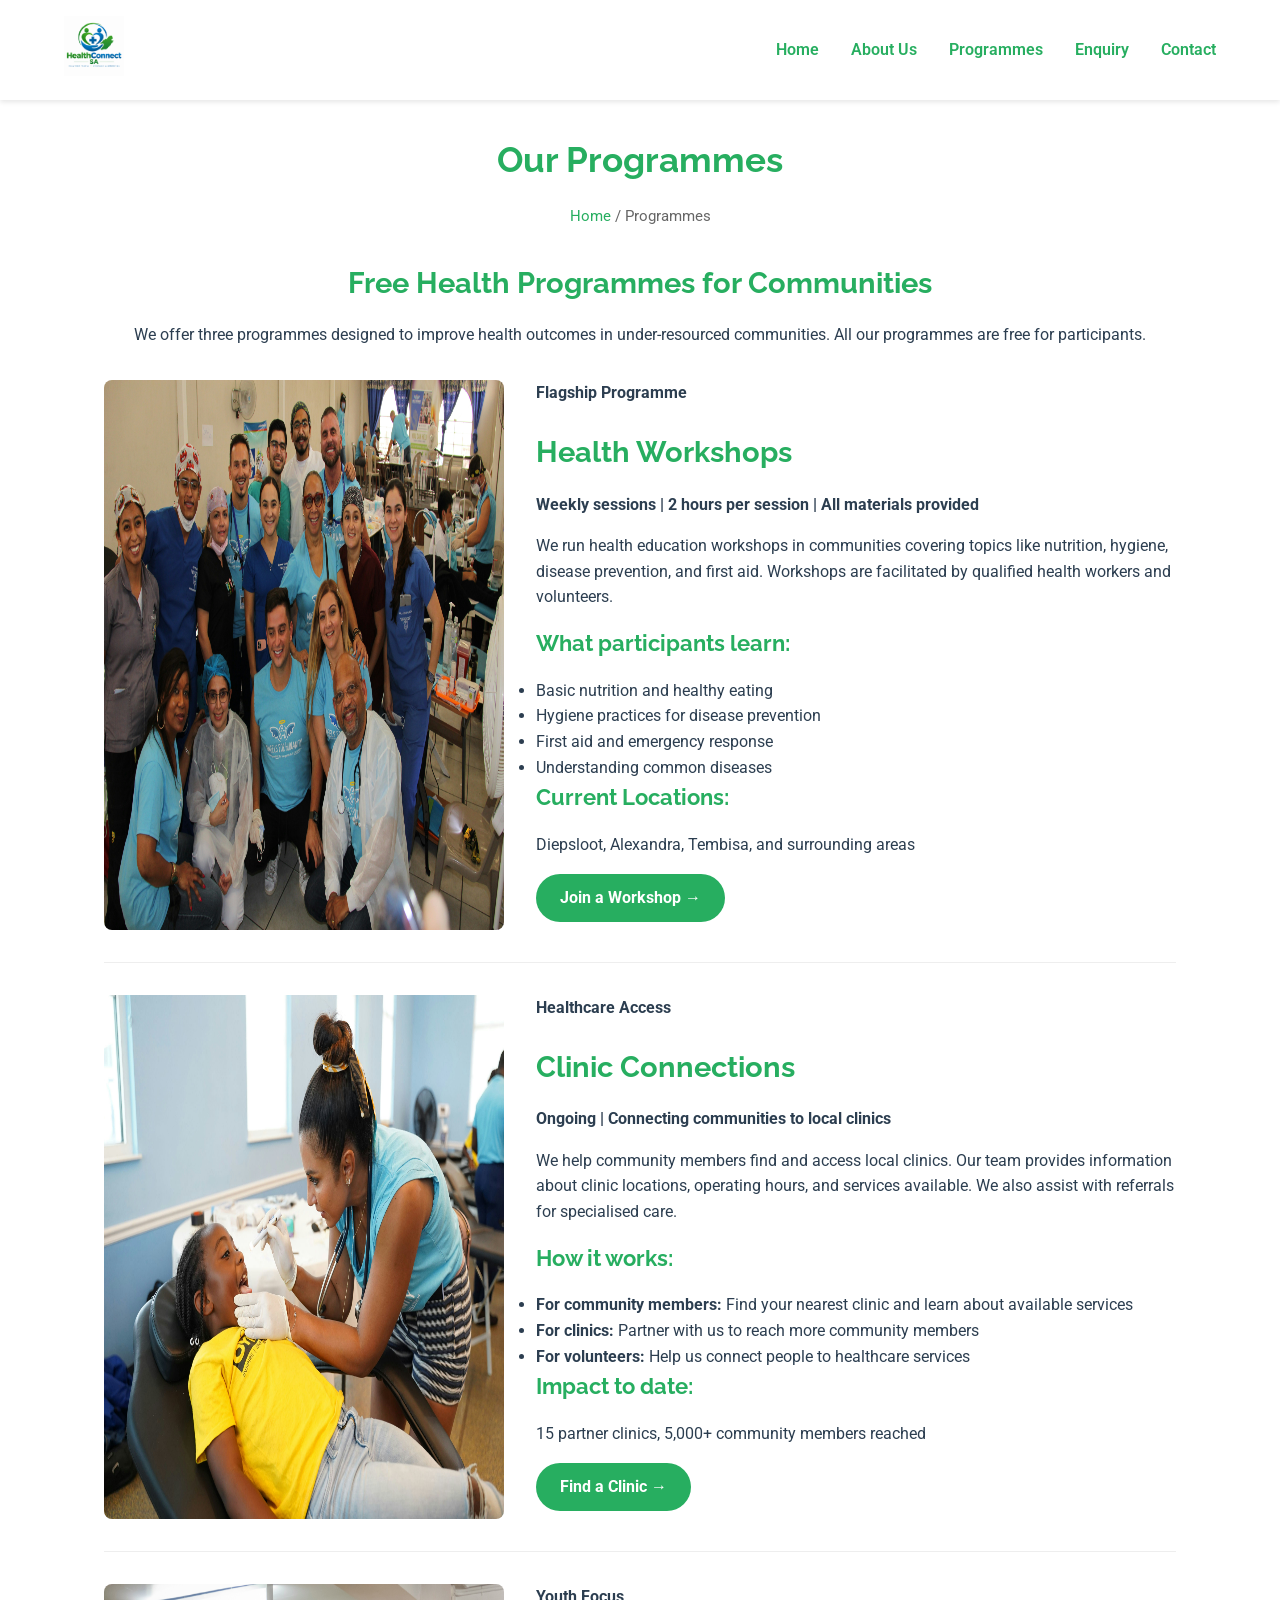
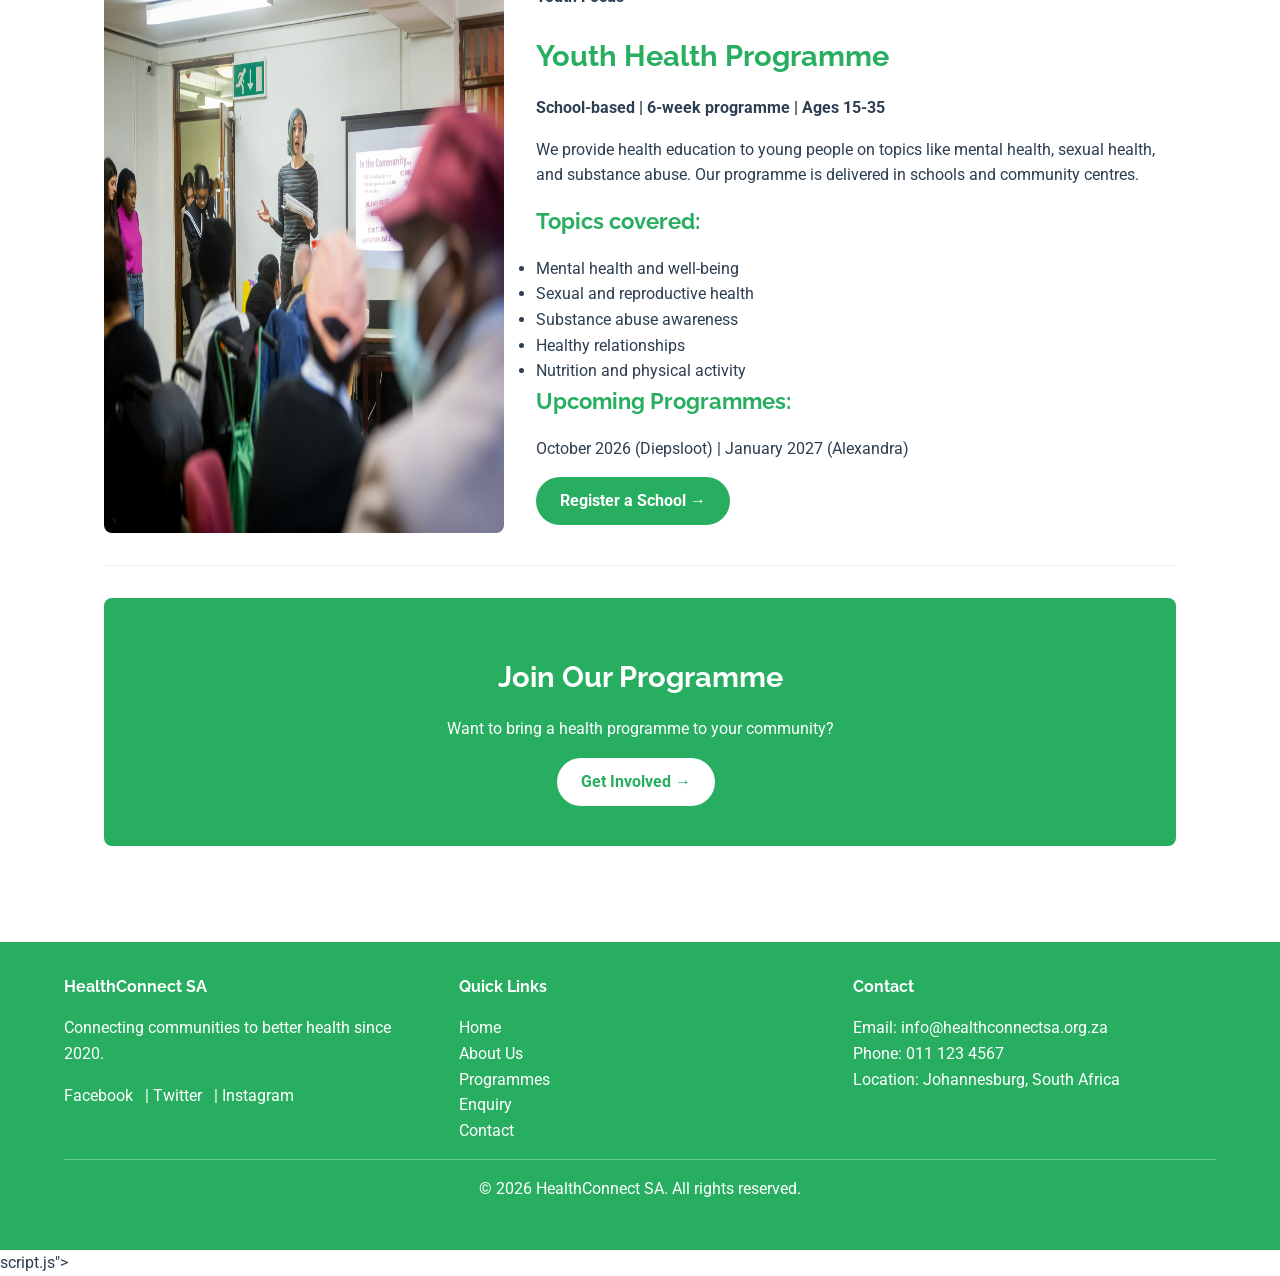
<file: programmes.html>
<!DOCTYPE html>
<html lang="en">
<head>
    <meta charset="UTF-8">
    <meta name="viewport" content="width=device-width, initial-scale=1.0">
    <title>Our Programmes | HealthConnect SA - Workshops, Clinic Connections, Youth Health</title>
    <meta name="description" content="Explore HealthConnect SA's free programmes: health workshops, clinic connections, and youth health education in South Africa.">
    <meta name="keywords" content="health workshops South Africa, clinic connections, youth health education, community health programmes">
    
    <!-- Google Fonts - Raleway for headings, Roboto for body -->
    <link href="https://fonts.googleapis.com/css2?family=Raleway:wght@400;600;700&family=Roboto:wght@400;500;700&display=swap" rel="stylesheet">
    
    <!-- External CSS stylesheet -->
    <link rel="stylesheet" href="css/style.css">
</head>
<body>

    <header>
        <div class="logo">
            <img src="images/logo.png" alt="HealthConnect SA Logo" width="150">
        </div>
        <nav>
            <ul>
                <li><a href="index.html">Home</a></li>
                <li><a href="about.html">About Us</a></li>
                <li><a href="programmes.html">Programmes</a></li>
                <li><a href="enquiry.html">Enquiry</a></li>
                <li><a href="contact.html">Contact</a></li>
            </ul>
        </nav>
    </header>

    <main>

        <section class="page-header">
            <h1>Our Programmes</h1>
            <p><a href="index.html">Home</a> / Programmes</p>
        </section>

        <!-- Programmes done by HealthConnect SA -->
        <section class="programmes-intro">
            <h2>Free Health Programmes for Communities</h2>
            <p>We offer three programmes designed to improve health outcomes in under-resourced communities. All our programmes are free for participants.</p>
        </section>

        <!-- Programme 1: Health Workshops -->
        <section class="programme-detail">
            <img src="images/workshop.jpg" alt="Community health workshop in progress" width="400">
            <div class="programme-info">
                <p><strong>Flagship Programme</strong></p>
                <h2>Health Workshops</h2>
                <p><strong>Weekly sessions | 2 hours per session | All materials provided</strong></p>
                <p>We run health education workshops in communities covering topics like nutrition, hygiene, disease prevention, and first aid. Workshops are facilitated by qualified health workers and volunteers.</p>

                <h3>What participants learn:</h3>
                <ul>
                    <li>Basic nutrition and healthy eating</li>
                    <li>Hygiene practices for disease prevention</li>
                    <li>First aid and emergency response</li>
                    <li>Understanding common diseases</li>
                </ul>

                <h3>Current Locations:</h3>
                <p>Diepsloot, Alexandra, Tembisa, and surrounding areas</p>

                <a href="enquiry.html" class="cta-button">Join a Workshop →</a>
            </div>
        </section>

        <!-- Programme 2: Clinic Connections -->
        <section class="programme-detail reverse">
            <div class="programme-info">
                <p><strong>Healthcare Access</strong></p>
                <h2>Clinic Connections</h2>
                <p><strong>Ongoing | Connecting communities to local clinics</strong></p>
                <p>We help community members find and access local clinics. Our team provides information about clinic locations, operating hours, and services available. We also assist with referrals for specialised care.</p>

                <h3>How it works:</h3>
                <ul>
                    <li><strong>For community members:</strong> Find your nearest clinic and learn about available services</li>
                    <li><strong>For clinics:</strong> Partner with us to reach more community members</li>
                    <li><strong>For volunteers:</strong> Help us connect people to healthcare services</li>
                </ul>

                <h3>Impact to date:</h3>
                <p>15 partner clinics, 5,000+ community members reached</p>

                <a href="enquiry.html" class="cta-button">Find a Clinic →</a>
            </div>
            <img src="images/clinic.jpg" alt="Local clinic supported by HealthConnect SA" width="400">
        </section>

        <!-- Programme 3: Youth Health Programme -->
        <section class="programme-detail">
            <img src="images/youth.jpg" alt="Youth health education session" width="400">
            <div class="programme-info">
                <p><strong>Youth Focus</strong></p>
                <h2>Youth Health Programme</h2>
                <p><strong>School-based | 6-week programme | Ages 15-35</strong></p>
                <p>We provide health education to young people on topics like mental health, sexual health, and substance abuse. Our programme is delivered in schools and community centres.</p>

                <h3>Topics covered:</h3>
                <ul>
                    <li>Mental health and well-being</li>
                    <li>Sexual and reproductive health</li>
                    <li>Substance abuse awareness</li>
                    <li>Healthy relationships</li>
                    <li>Nutrition and physical activity</li>
                </ul>

                <h3>Upcoming Programmes:</h3>
                <p>October 2026 (Diepsloot) | January 2027 (Alexandra)</p>

                <a href="enquiry.html" class="cta-button">Register a School →</a>
            </div>
        </section>

        <!-- Call to Action -->
        <section class="cta-section">
            <h2>Join Our Programme</h2>
            <p>Want to bring a health programme to your community?</p>
            <!-- Takes you to Enquiry -->
            <a href="enquiry.html" class="cta-button">Get Involved →</a>
        </section>

    </main>

    <footer>
        <div class="footer-content">
            <div class="footer-about">
                <h4>HealthConnect SA</h4>
                <p>Connecting communities to better health since 2020.</p>
                <div class="social-links">
                    <a href="#">Facebook</a> |
                    <a href="#">Twitter</a> |
                    <a href="#">Instagram</a>
                </div>
            </div>
            <div class="footer-links">
                <h4>Quick Links</h4>
                <ul>
                    <li><a href="index.html">Home</a></li>
                    <li><a href="about.html">About Us</a></li>
                    <li><a href="programmes.html">Programmes</a></li>
                    <li><a href="enquiry.html">Enquiry</a></li>
                    <li><a href="contact.html">Contact</a></li>
                </ul>
            </div>
            <div class="footer-contact">
                <h4>Contact</h4>
                <ul>
                    <li>Email: info@healthconnectsa.org.za</li>
                    <li>Phone: 011 123 4567</li>
                    <li>Location: Johannesburg, South Africa</li>
                </ul>
            </div>
        </div>
        <div class="footer-bottom">
            <p>&copy; 2026 HealthConnect SA. All rights reserved.</p>
        </div>
    </footer>
script.js"></script>
</body>
</html>
</file>
<file: css/style.css>
/* RESET */
* {
    margin: 0;
    padding: 0;
    box-sizing: border-box;
}

body {
    font-family: 'Roboto', sans-serif;
    font-size: 16px;
    line-height: 1.6;
    color: #2C3E50;
    background: #FFFFFF;
}

h1, h2, h3, h4 {
    font-family: 'Raleway', sans-serif;
    font-weight: 700;
    color: #27AE60;
    margin-bottom: 1rem;
}

h1 { font-size: 2.2rem; }
h2 { font-size: 1.8rem; margin-top: 1.5rem; }
h3 { font-size: 1.4rem; }
p { margin-bottom: 1rem; }

a {
    text-decoration: none;
    color: #27AE60;
    transition: all 0.3s ease;
}

a:hover {
    color: #2980B9;
}

img {
    max-width: 100%;
    height: auto;
}

/* HEADER */
header {
    background: #FFFFFF;
    padding: 1rem 5%;
    display: flex;
    justify-content: space-between;
    align-items: center;
    flex-wrap: wrap;
    box-shadow: 0 2px 5px rgba(0,0,0,0.1);
    position: sticky;
    top: 0;
    z-index: 100;
}

.logo img {
    max-height: 60px;
    width: auto;
}

nav ul {
    list-style: none;
    display: flex;
    gap: 2rem;
}

nav ul li a {
    font-weight: 600;
    padding: 0.5rem 0;
}

nav ul li a:hover {
    color: #2980B9;
    border-bottom: 2px solid #2980B9;
}

/* MAIN */
main {
    max-width: 1200px;
    margin: 0 auto;
    padding: 2rem 5%;
}

.page-header {
    text-align: center;
    margin-bottom: 2rem;
}

.page-header p {
    color: #666;
    font-size: 0.95rem;
}

/* HERO */
.hero {
    position: relative;
    margin-bottom: 2rem;
    border-radius: 8px;
    overflow: hidden;
}

.hero img {
    width: 100%;
    display: block;
}

.hero-text {
    position: absolute;
    bottom: 10%;
    left: 5%;
    background: rgba(0,0,0,0.7);
    padding: 1.5rem;
    border-radius: 8px;
    max-width: 450px;
}

.hero-text h1 {
    color: #FFFFFF;
}

.hero-text p {
    color: #FFFFFF;
}

/* BUTTONS */
.cta-button {
    display: inline-block;
    background: #27AE60;
    color: #FFFFFF;
    padding: 0.7rem 1.5rem;
    border-radius: 50px;
    font-weight: 700;
    margin-right: 0.5rem;
    margin-bottom: 0.5rem;
    border: none;
    cursor: pointer;
}

.cta-button:hover {
    background: #2980B9;
    color: #FFFFFF;
}

.submit-btn {
    background: #27AE60;
    color: #FFFFFF;
    padding: 0.7rem 1.5rem;
    border: none;
    border-radius: 50px;
    font-weight: 700;
    cursor: pointer;
    width: 100%;
    font-size: 1rem;
}

.submit-btn:hover {
    background: #2980B9;
}

/* IMPACT STATS */
.impact-stats {
    background: #F5F5F5;
    padding: 2rem;
    border-radius: 8px;
    text-align: center;
    margin-bottom: 2rem;
}

.stats-container {
    display: flex;
    justify-content: space-around;
    flex-wrap: wrap;
    gap: 1.5rem;
}

.stat {
    flex: 1;
    min-width: 150px;
}

.stat-number {
    font-size: 2.2rem;
    font-weight: 700;
    color: #27AE60;
}

.stat-title {
    font-weight: 700;
    color: #2980B9;
}

/* PROGRAMME CARDS */
.programmes-preview {
    margin-bottom: 2rem;
}

.programmes-preview h2 {
    text-align: center;
}

.programme-cards {
    display: flex;
    gap: 2rem;
    flex-wrap: wrap;
    margin-bottom: 2rem;
}

.card {
    background: #FFFFFF;
    border-radius: 8px;
    box-shadow: 0 2px 8px rgba(0,0,0,0.1);
    flex: 1;
    min-width: 250px;
    overflow: hidden;
}

.card img {
    width: 100%;
    height: 180px;
    object-fit: cover;
}

.card h3 {
    padding: 1rem 1rem 0.5rem;
}

.card p {
    padding: 0 1rem 1rem;
}

.card .cta-button {
    margin: 0 1rem 1rem 1rem;
    display: inline-block;
}

/* CTA SECTION */
.cta-section {
    background: #27AE60;
    padding: 2rem;
    text-align: center;
    border-radius: 8px;
    margin-bottom: 2rem;
}

.cta-section h2 {
    color: #FFFFFF;
}

.cta-section p {
    color: #FFFFFF;
}

.cta-section .cta-button {
    background: #FFFFFF;
    color: #27AE60;
}

.cta-section .cta-button:hover {
    background: #2980B9;
    color: #FFFFFF;
}

/* ABOUT PAGE */
.our-story {
    margin-bottom: 2rem;
}

.our-story img {
    max-width: 100%;
    border-radius: 8px;
    margin: 1rem 0;
}

.image-caption {
    font-size: 0.85rem;
    color: #666;
    text-align: center;
}

.mission-vision {
    display: flex;
    gap: 2rem;
    flex-wrap: wrap;
    margin-bottom: 2rem;
}

.mission, .vision {
    flex: 1;
    background: #F5F5F5;
    padding: 1.5rem;
    border-radius: 8px;
}

.values-container {
    display: flex;
    gap: 1.5rem;
    flex-wrap: wrap;
    margin-bottom: 2rem;
}

.value-item {
    flex: 1;
    background: #F5F5F5;
    padding: 1rem;
    border-radius: 8px;
}

.team-container {
    display: flex;
    gap: 2rem;
    flex-wrap: wrap;
    margin-bottom: 2rem;
}

.team-member {
    flex: 1;
    text-align: center;
    background: #F5F5F5;
    padding: 1rem;
    border-radius: 8px;
}

.team-member img {
    width: 120px;
    height: 120px;
    object-fit: cover;
    border-radius: 50%;
    margin-bottom: 0.5rem;
}

/* PROGRAMMES PAGE */
.programmes-intro {
    text-align: center;
    margin-bottom: 2rem;
}

.programme-detail {
    display: flex;
    gap: 2rem;
    flex-wrap: wrap;
    margin-bottom: 2rem;
    padding-bottom: 2rem;
    border-bottom: 1px solid #EEE;
}

.programme-detail:last-child {
    border-bottom: none;
}

.programme-detail img {
    width: 400px;
    max-width: 100%;
    border-radius: 8px;
}

.programme-info {
    flex: 1;
}

.reverse {
    flex-direction: row-reverse;
}

/* ENQUIRY PAGE */
.enquiry-intro {
    margin-bottom: 2rem;
    text-align: center;
}

.forms-container {
    display: flex;
    gap: 2rem;
    flex-wrap: wrap;
    margin-bottom: 2rem;
}

.form-card {
    flex: 1;
    background: #F5F5F5;
    padding: 1.5rem;
    border-radius: 8px;
}

.form-header {
    text-align: center;
    margin-bottom: 1rem;
}

.form-group {
    margin-bottom: 1rem;
}

.form-group label {
    display: block;
    font-weight: 600;
    margin-bottom: 0.3rem;
    color: #2980B9;
}

.form-group input,
.form-group select,
.form-group textarea {
    width: 100%;
    padding: 0.6rem;
    border: 1px solid #DDD;
    border-radius: 5px;
    font-family: 'Roboto', sans-serif;
    font-size: 1rem;
}

.form-group input:focus,
.form-group select:focus,
.form-group textarea:focus {
    border-color: #27AE60;
    outline: none;
}

.benefits-container {
    display: flex;
    gap: 1.5rem;
    flex-wrap: wrap;
    margin-bottom: 2rem;
}

.benefit {
    flex: 1;
    background: #F5F5F5;
    padding: 1rem;
    border-radius: 8px;
    text-align: center;
}

/* CONTACT PAGE */
.contact-info-section {
    margin-bottom: 2rem;
}

.contact-methods {
    display: flex;
    gap: 2rem;
    flex-wrap: wrap;
    margin-bottom: 2rem;
}

.contact-method {
    flex: 1;
    background: #F5F5F5;
    padding: 1rem;
    border-radius: 8px;
    text-align: center;
}

.locations-section {
    margin-bottom: 2rem;
}

.locations-container {
    display: flex;
    gap: 2rem;
    flex-wrap: wrap;
}

.location-card {
    flex: 1;
    background: #F5F5F5;
    padding: 1rem;
    border-radius: 8px;
}

.location-card img {
    width: 100%;
    border-radius: 8px;
    margin-top: 0.5rem;
}

.contact-form-section {
    margin-bottom: 2rem;
}

.social-section {
    text-align: center;
    margin-bottom: 2rem;
}

/* FOOTER */
footer {
    background: #27AE60;
    color: #FFFFFF;
    padding: 2rem 5%;
    margin-top: 2rem;
}

.footer-content {
    display: flex;
    justify-content: space-between;
    flex-wrap: wrap;
    gap: 2rem;
    max-width: 1200px;
    margin: 0 auto;
}

.footer-content h4 {
    color: #FFFFFF;
}

.footer-content ul {
    list-style: none;
}

.footer-content ul li a {
    color: #FFFFFF;
}

.footer-content ul li a:hover {
    color: #2980B9;
}

.footer-about, .footer-links, .footer-contact {
    flex: 1;
    min-width: 150px;
}

.social-links a {
    color: #FFFFFF;
    margin-right: 0.5rem;
}

.social-links a:hover {
    color: #2980B9;
}

.footer-bottom {
    text-align: center;
    padding-top: 1rem;
    margin-top: 1rem;
    border-top: 1px solid rgba(255,255,255,0.3);
}

/* RESPONSIVE - TABLET (768px) */
@media screen and (max-width: 768px) {
    h1 { font-size: 1.8rem; }
    h2 { font-size: 1.5rem; }
    h3 { font-size: 1.2rem; }
    
    header {
        flex-direction: column;
        text-align: center;
    }
    
    nav ul {
        flex-direction: column;
        gap: 0.5rem;
        margin-top: 0.5rem;
    }
    
    .hero-text {
        position: relative;
        bottom: auto;
        left: auto;
        margin-top: 1rem;
        background: #27AE60;
        max-width: 100%;
    }
    
    .stats-container,
    .programme-cards,
    .mission-vision,
    .values-container,
    .team-container,
    .forms-container,
    .contact-methods,
    .locations-container,
    .benefits-container,
    .footer-content {
        flex-direction: column;
    }
    
    .programme-detail,
    .reverse {
        flex-direction: column;
    }
    
    .programme-detail img {
        width: 100%;
    }
}

/* RESPONSIVE - MOBILE (480px) */
@media screen and (max-width: 480px) {
    body { font-size: 14px; }
    h1 { font-size: 1.6rem; }
    h2 { font-size: 1.4rem; }
    
    .hero-text { padding: 1rem; }
    .impact-stats, .cta-section { padding: 1rem; }
    
    .cta-button, .submit-btn {
        display: block;
        width: 100%;
        text-align: center;
        margin-right: 0;
    }
    
    .card, .form-card, .location-card, .contact-method,
    .team-member, .value-item, .benefit {
        min-width: auto;
    }
}
</file>
